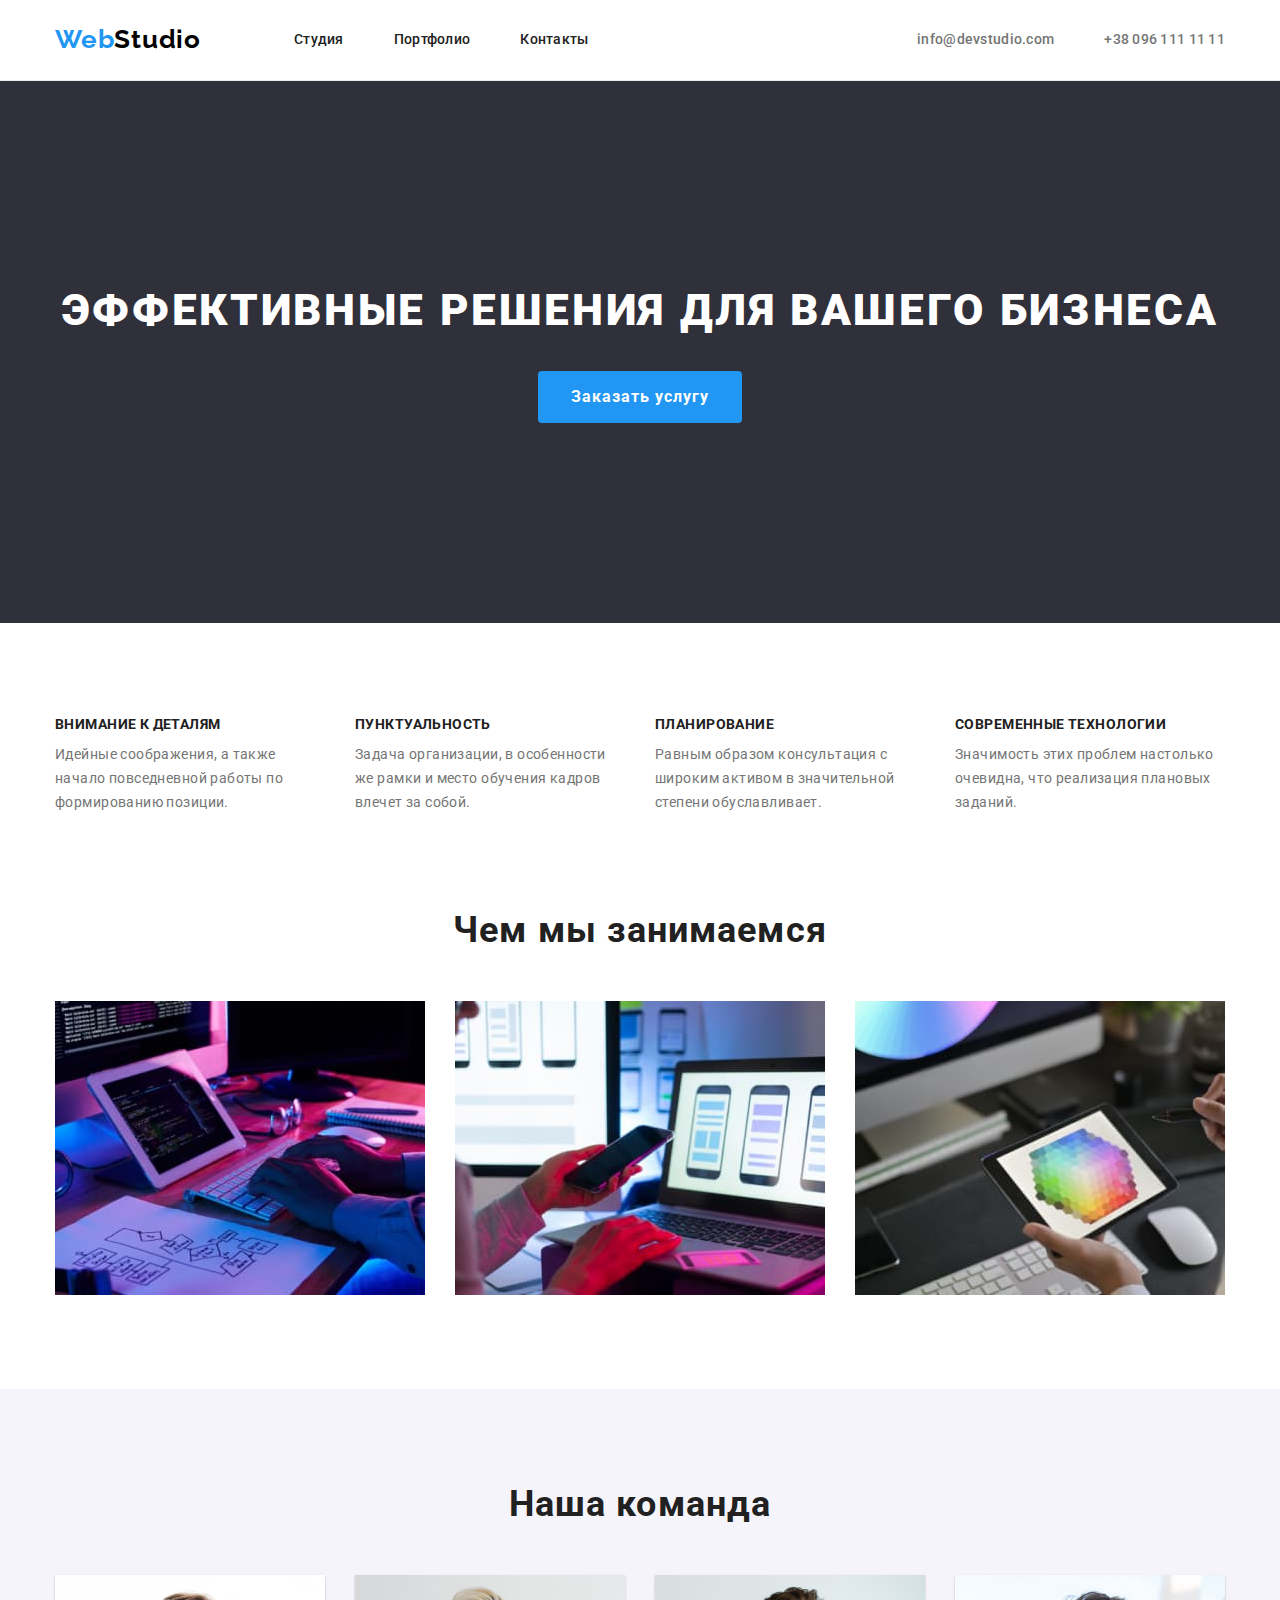
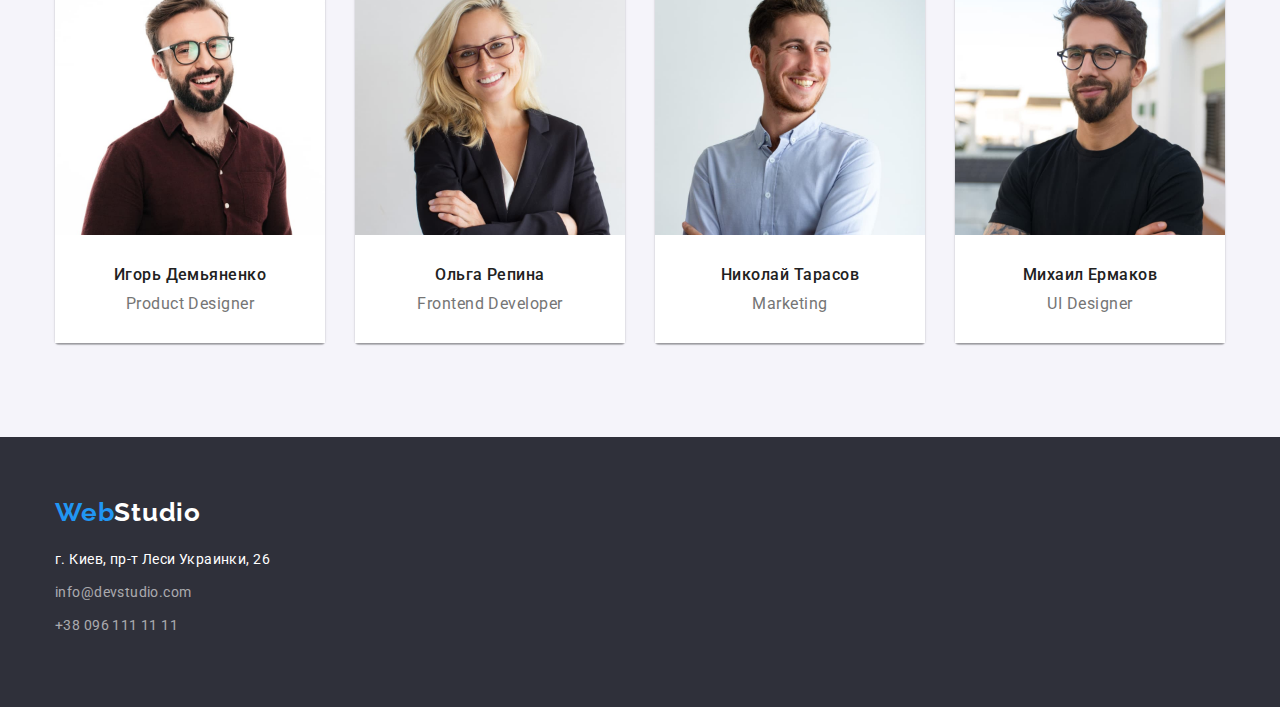
<file: index.html>
<!DOCTYPE html>
<html lang="ru">
<head>
    <meta charset="UTF-8">
    <meta http-equiv="X-UA-Compatible" content="IE=edge">
    <meta name="viewport" content="width=device-width, initial-scale=1.0">
    <title>Web studio</title>
    <link rel="preconnect" href="https://fonts.googleapis.com">
    <link rel="preconnect" href="https://fonts.gstatic.com" crossorigin>
    <link href="https://fonts.googleapis.com/css2?family=Raleway:wght@700&family=Roboto:wght@400;500;700;900&display=swap"
        rel="stylesheet">
        <link rel="stylesheet" href="https://cdnjs.cloudflare.com/ajax/libs/modern-normalize/1.1.0/modern-normalize.min.css">
        <link rel="stylesheet" href="./css/styles.css">    
</head>
<body>
    <header class="header">
            <div class="container main-nav">
            <a class="link header-logo" href="./index.html"> <span class="logo-secondary">Web</span>Studio</a>
        <nav class="header-nav">
            <ul class="list header-list">
                <li class="header-item">
                    <a class="link header-link" href="./index.html">Студия</a>
                </li >
                <li class="header-item">
                    <a class="link header-link" href="./portfolio.html">Портфолио</a>
                </li >
                <li class="header-item">
                    <a class="link header-link" href="">Контакты</a>
                </li >
            </ul>
        </nav >
            <ul class="list header-contacts">
                <li class="header-contacts-item">
                    <a class="link header-mail" href="mailto:info@devstudio.com">info@devstudio.com</a>
                </li> 
                <li  class="header-contacts-item" >
                    <a class="link header-phone" href="tel:+380961111111">+38 096 111 11 11</a>
                </li>
            </ul>
        </div>
    </header>
    <main>
        <!-- Герой -->
        <section class="hero">
            <div class="container">
            <h1 class="hero-title">Эффективные решения для вашего бизнеса</h1>
            <button class=" btn hero-btn" type="button">Заказать услугу</button>
            </div>
        </section>
        <section class="features">
           <div class="container">
                <!-- потом будет скрыто -->
            <h2 class="features-title">Наши отличия</h2>
            <ul class="list features-list">
                <li class="features-item">
                    <h3 class="features-after-title">Внимание к деталям</h3>
                    <p class="features-text">Идейные соображения, а также начало повседневной работы по формированию позиции.</p>
                </li>
                <li class="features-item">
                    <h3 class="features-after-title">Пунктуальность</h3>
                    <p class="features-text">Задача организации, в особенности же рамки и место обучения кадров влечет за собой.</p>
                </li>
                <li class="features-item">
                    <h3 class="features-after-title">Планирование</h3>
                    <p class="features-text">Равным образом консультация с широким активом в значительной степени обуславливает.</p>
                </li>
                <li class="features-item">
                    <h3 class="features-after-title">Современные технологии</h3>
                    <p class="features-text">Значимость этих проблем настолько очевидна, что реализация плановых заданий.</p>
                </li>
            </ul>
           </div>
        </section>
        <section class="work">
         <div class="container">
            <h2 class="work-title">Чем мы занимаемся</h2>
            <ul class="list work-list">
                <li class="work-item">
                    <img class="img work-picture" src="./images/what-we-do1.jpg" 
                    alt="программист пишет код"
                    width="370">   
                </li>
                <li class="work-item">
                    <img class="img work-picture" src="./images/what-we-do2.jpg"
                    alt="тестирование продукта"
                    width="370">
                </li>
                <li class="work-item">
                    <img class="img work-picture" src="./images/what-we-do3.jpg" 
                    alt="дизайн"
                    width="370">
                </li>
            </ul>
         </div>
        </section>
        <!-- Наша команда -->
        <section class="team">
           <div class="container">
            <h2 class="team-title">Наша команда</h2>
            <ul class="list team-list">
                <li class="team-item">
                    <img class="img team-picture" src="./images/our-team1.jpg" 
                    alt="Фото работника - 1"
                    width="270">
                    <div class="team-members">
                        <h3 class="team-after-title">Игорь Демьяненко</h3>
                        <p class="team-text">Product Designer</p>
                    </div>
                </li>
                <li class="team-item">
                    <img class="img team-picture" src="./images/our-team2.jpg" 
                    alt="Фото работника - 2"
                    width="270">
                    <div class="team-members">
                        <h3 class="team-after-title">Ольга Репина</h3>
                        <p class="team-text">Frontend Developer</p>
                    </div>
                </li>
                <li class="team-item">
                   <img class="img team-picture" src="./images/our-team3.jpg" 
                   alt="Фото работника - 3"
                   width="270">
                    <div class="team-members">
                        <h3 class="team-after-title">Николай Тарасов</h3>
                        <p class="team-text">Marketing</p>
                    </div>
                </li>
                <li class="team-item">
                    <img class="img team-picture" src="./images/our-team4.jpg" 
                    alt="Фото работника - 4"
                    width="270">
                    <div class="team-members">
                        <h3 class="team-after-title">Михаил Ермаков</h3>
                        <p class="team-text">UI Designer</p>
                    </div>
                </li>
            </ul>
           </div>
        </section>
    </main>
    <footer class="footer">
    <div class="container">
    <a class="link footer-logo" href="./index.html"> <span class="footer-secondary">Web</span>Studio</a>
    <address>
        <ul class="list footer-list">
            <li class="footer-item">
                <a class="link footer-link" href="https://goo.gl/maps/KCNXTtwUkDuFQo187">г. Киев, пр-т Леси Украинки, 26</a>
            </li>
            <li class="footer-item">
                <a class="link footer-mail" href="mailto:info@devstudio.com">info@devstudio.com</a>
            </li>
            <li class="footer-item">
                <a class="link footer-phone" href="tel:+380961111111">+38 096 111 11 11</a>
            </li>
        </ul>            
    </address>
    </div>
    </footer>
</body>
</html>
</file>
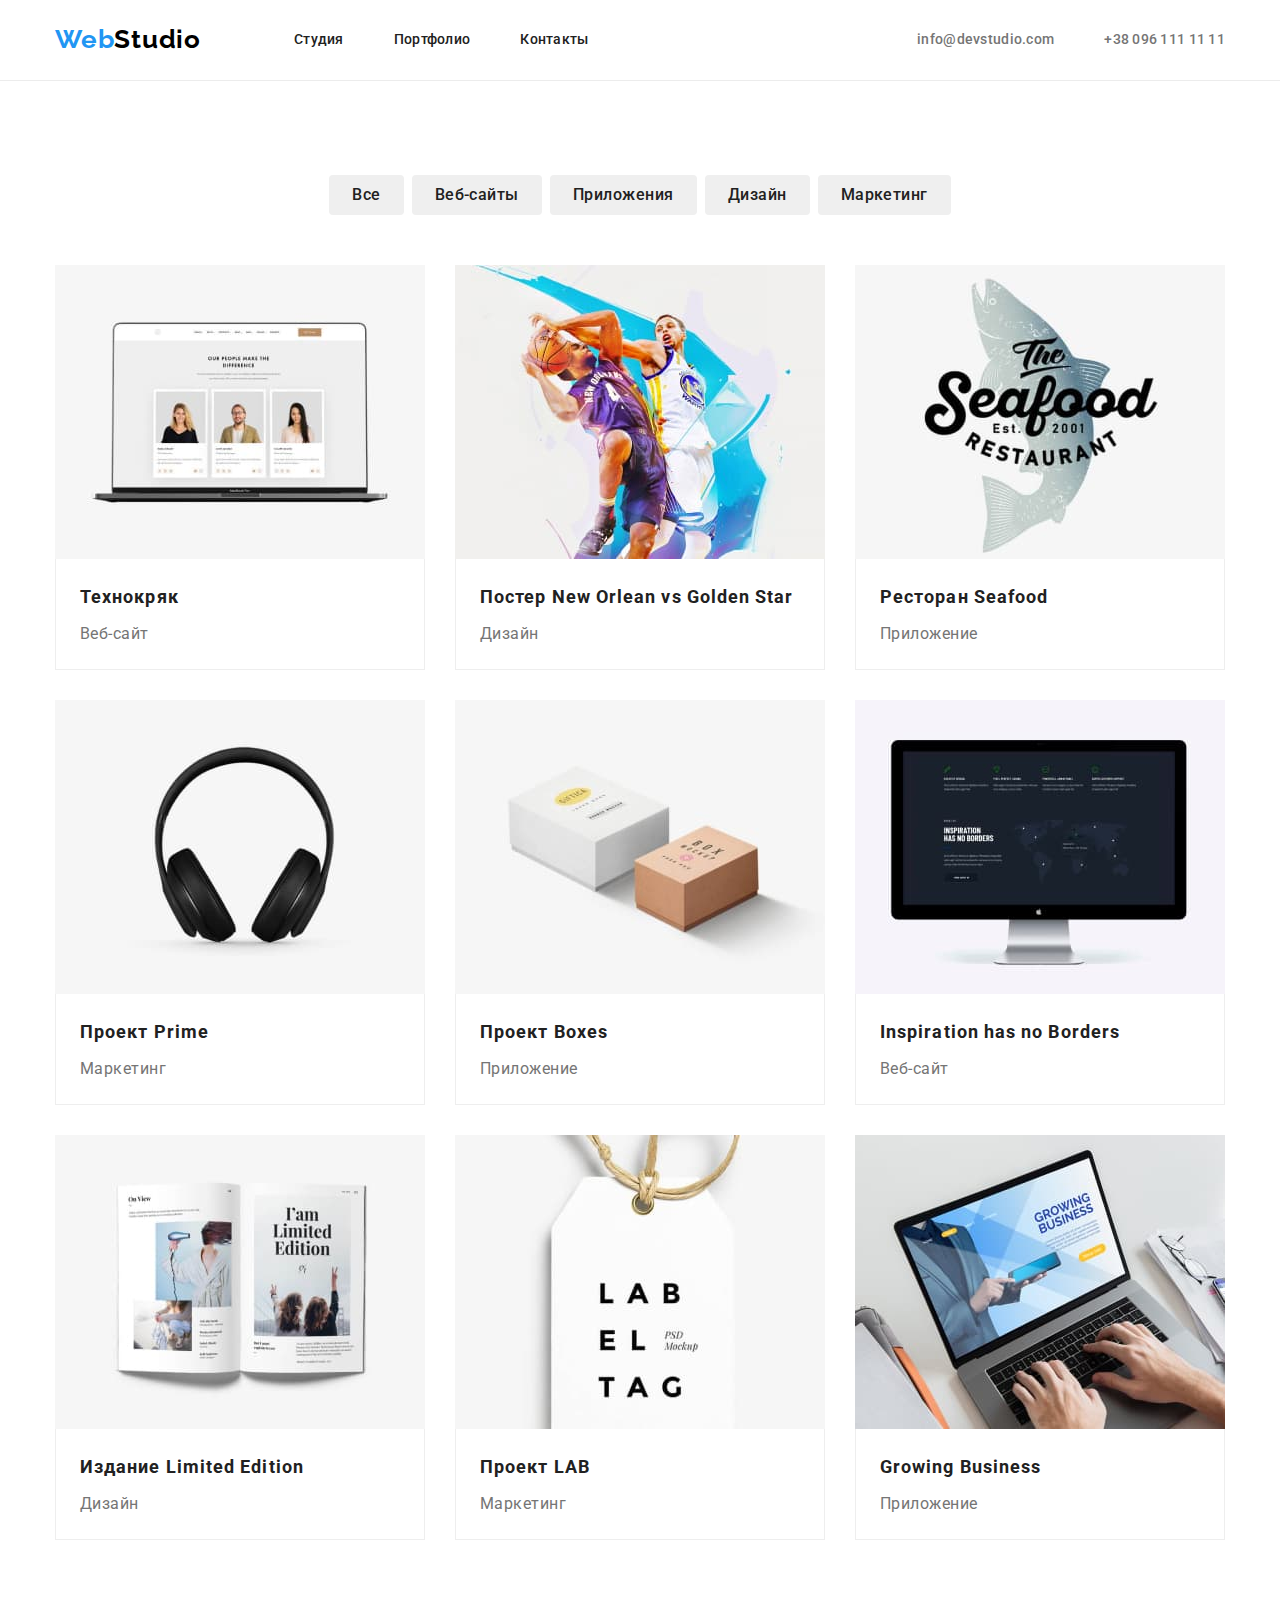
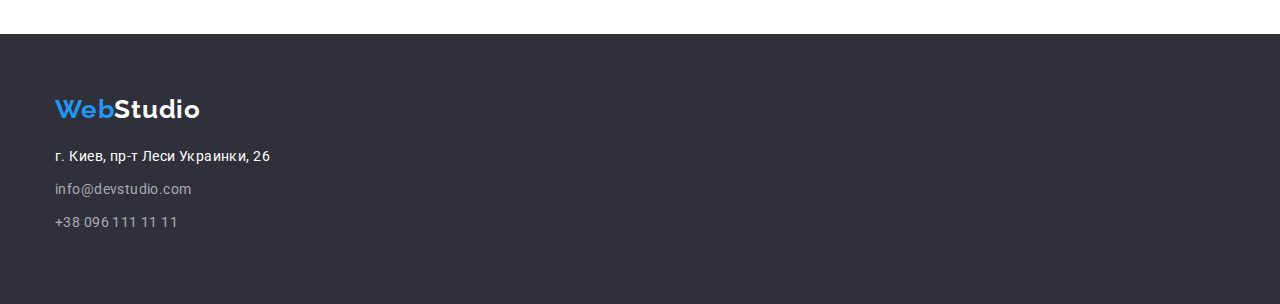
<file: portfolio.html>
<!DOCTYPE html>
<html lang="ru">
<head>
    <meta charset="UTF-8">
    <meta http-equiv="X-UA-Compatible" content="IE=edge">
    <meta name="viewport" content="width=device-width, initial-scale=1.0">
    <title>Web studio</title>
    <link rel="preconnect" href="https://fonts.googleapis.com">
    <link rel="preconnect" href="https://fonts.gstatic.com" crossorigin>
    <link href="https://fonts.googleapis.com/css2?family=Raleway:wght@700&family=Roboto:wght@400;500;700;900&display=swap"
        rel="stylesheet">
    <link rel="stylesheet" href="https://cdnjs.cloudflare.com/ajax/libs/modern-normalize/1.1.0/modern-normalize.min.css">
    <link rel="stylesheet" href="./css/styles.css">    
</head>
<body>
    <header class="header">
        <div class="container main-nav">
        <a class="link header-logo" href="./index.html"> <span class="logo-secondary">Web</span>Studio</a>
    <nav class="header-nav">
        <ul class="list header-list">
            <li class="header-item">
                <a class="link header-link" href="./index.html">Студия</a>
            </li >
            <li class="header-item">
                <a class="link header-link" href="./portfolio.html">Портфолио</a>
            </li >
            <li class="header-item">
                <a class="link header-link" href="">Контакты</a>
            </li >
        </ul>
    </nav >
        <ul class="list header-contacts">
            <li class="header-contacts-item">
                <a class="link header-mail" href="mailto:info@devstudio.com">info@devstudio.com</a>
            </li> 
            <li  class="header-contacts-item" >
                <a class="link header-phone" href="tel:+380961111111">+38 096 111 11 11</a>
            </li>
        </ul>
    </div>
</header>
    <main>
        <!-- Наши работы -->
        <section class="works" >
            <div class="container">
                <!-- потом будет скрыто -->
            <h2 class="works-nav-title">Наши работы</h2>
            <ul class="list works-nav-list">
                <li class="works-nav-item">
                    <button class="btn works-nav-btn" type="button">Все</button>
                </li>
                <li class="works-nav-item">
                    <button class="btn works-nav-btn" type="button">Веб-сайты</button>
                </li>
                <li class="works-nav-item">
                    <button class="btn works-nav-btn" type="button">Приложения</button>
                </li>
                <li class="works-nav-item">
                    <button class="btn works-nav-btn" type="button">Дизайн</button>
                </li>
                <li class="works-nav-item">
                    <button class="btn works-nav-btn" type="button">Маркетинг</button>
                </li>
            </ul>
            <ul class="list works-examples-list">
                <li class="works-examples-item">
                    <img class="img works-examples-picture" src="./images/our-works1.jpg" 
                    alt="страница сайта"
                    width="370">
                    <div class="works-block">
                        <h3 class="works-examples-after-title">Технокряк</h3>
                        <p class="works-examples-item-text">Веб-сайт</p>
                    </div>
                </li>
                <li class="works-examples-item">
                    <img class="img works-examples-picture" src="./images/our-works2.jpg" 
                    alt="дизайн постера"
                    width="370">
                    <div class="works-block">
                        <h3 class="works-examples-after-title">Постер New Orlean vs Golden Star</h3>
                    <p class="works-examples-item-text">Дизайн</p>
                    </div>
                </li>
                <li class="works-examples-item">
                    <img class="img works-examples-picture" src="./images/our-works3.jpg" 
                    alt="иконка приложения"
                    width="370">
                    <div class="works-block">
                        <h3 class="works-examples-after-title">Ресторан Seafood</h3>
                        <p class="works-examples-item-text">Приложение</p>
                    </div>
                </li>
                <li class="works-examples-item">
                    <img class="img works-examples-picture" src="./images/our-works4.jpg" 
                    alt="наушники"
                    width="370">
                    <div class="works-block">
                        <h3 class="works-examples-after-title">Проект Prime</h3>
                        <p class="works-examples-item-text">Маркетинг</p>
                    </div>               
                </li>
                <li class="works-examples-item">
                    <img class="img works-examples-picture" src="./images/our-works5.jpg" 
                    alt="коробки с брендингом"
                    width="370">
                    <div class="works-block">
                        <h3 class="works-examples-after-title">Проект Boxes</h3>
                        <p class="works-examples-item-text">Приложение</p>
                    </div>               
                </li>
                <li class="works-examples-item">
                    <img class="img works-examples-picture" src="./images/our-works6.jpg" 
                    alt="страница сайта"
                    width="370">
                    <div class="works-block">
                        <h3 class="works-examples-after-title">Inspiration has no Borders</h3>
                        <p class="works-examples-item-text">Веб-сайт</p>
                    </div>               
                </li>
                <li class="works-examples-item">
                    <img class="img works-examples-picture" src="./images/our-works7.jpg" 
                    alt="журнал"
                    width="370">
                    <div class="works-block">
                        <h3 class="works-examples-after-title">Издание Limited Edition</h3>
                        <p class="works-examples-item-text">Дизайн</p>
                    </div>
                </li>
                <li class="works-examples-item">
                    <img class="img works-examples-picture" src="./images/our-works8.jpg"
                    alt="бирка"
                    width="370">
                    <div class="works-block">
                        <h3 class="works-examples-after-title">Проект LAB</h3>
                        <p class="works-examples-item-text">Маркетинг</p>
                    </div>            
                </li>
                <li class="works-examples-item">
                    <img class="img works-examples-picture" src="./images/our-works9.jpg" 
                    alt="страница сайта"
                    width="370">
                    <div class="works-block">
                        <h3 class="works-examples-after-title">Growing Business</h3>
                        <p class="works-examples-item-text">Приложение</p>
                    </div>
                </li>
            </ul>
            </div>
        </section>
    </main>
    <footer class="footer">
    <div class="container">
    <a class="link footer-logo" href="./index.html"> <span class="footer-secondary">Web</span>Studio</a>
    <address>
        <ul class="list footer-list">
            <li class="footer-item">
                <a class="link footer-link" href="https://goo.gl/maps/KCNXTtwUkDuFQo187">г. Киев, пр-т Леси Украинки,
                    26</a>
            </li>
            <li class="footer-item">
                <a class="link footer-mail" href="mailto:info@devstudio.com">info@devstudio.com</a>
            </li>
            <li class="footer-item">
                <a class="link footer-phone" href="tel:+380961111111">+38 096 111 11 11</a>
            </li>
        </ul>
    </address>
    </div>
    </footer>
</body>
</html>
</file>
<file: css/styles.css>
:root {
  --first-header-color: #2196f3;
  --second-header-color: #000000;
  --third-header-color: #757575;
  --accent-color: #2196f3;
  --second-accent-color: #ffffff;
  --first-page-color: #212121;
  --second-page-color: #ffffff;
  --third-page-color: #757575;
  --fourth-page-color: #2196f3;
  --first-background-color: #ffffff;
  --second-background-color: #2f303a;
  --third-background-color: #e5e5e5;
  --fourth-background-color: #f5f4fa;
  --first-footer-color: #ffffff;
  --second-footer-color: #2196f3;
  --third-footer-color: rgba(255, 255, 255, 0.6);
  --first-shadow-color: rgba(0, 0, 0, 0.15);
  --first-line-color: #ECECEC;
  --second-line-color: #EEEEEE;
  --first-shadow-color: rgba(0, 0, 0, 0.12);
  --second-shadow-color: rgba(0, 0, 0, 0.14);
  --third-shadow-color: rgba(0, 0, 0, 0.2);
}

html {
  box-sizing: border-box;
}

*,
*::before,
*::after {
  box-sizing: border-box;
}

body {
  font-family: 'Roboto', sans-serif;
  color: #212121;
}
.btn {
  cursor: pointer;
}
.list {
  list-style: none;
  padding: 0;
  margin: 0;
}

h1, h2, h3, h4, h5, h6, p {
  padding: 0;
  margin: 0;
}

.link {
  text-decoration: none;
}

.btn {
  border: 1px solid transparent;
}
.img {
  display: block;
  max-width: 100%;
  height: auto;
}
/*-------------------- header -------------------------- */
.container {
  width: 1200px;
  padding-left: 15px;
  padding-right: 15px;
  margin-left: auto;
  margin-right: auto;
}

.main-nav {
  display: flex;
  align-items: center;
}

.header {
  padding-top: 0px;
  padding-bottom: 0px;
  background-color: var(--first-background-color);
  border-bottom: 1px solid var(--first-line-color);
}
.header-logo {
  display: block;
  padding-top: 24px;
  padding-bottom: 25px;

  font-family: 'Raleway', sans-serif;
  font-weight: 700;
  font-size: 26px;
  line-height: 1.19;
  letter-spacing: 0.03em;
  color: var(--second-header-color);
}
.logo-secondary {
  color: var(--first-header-color);
}
.header-nav {
  margin-left: 93px;
}
.header-list {
  display: flex;
}
 .header-list .header-item:not(:last-child){
  margin-right: 50px;
}
.header-link {
  display: block;
  padding-top: 32px;
  padding-bottom: 32px;
  
  font-weight: 500;
  font-size: 14px;
  line-height: 1.14;
  letter-spacing: 0.02em;
  color: inherit;
}
.header-link:hover,
.header-link:focus {
  color: var(--accent-color);
}
.header-contacts {
  display: flex;
  margin-left: auto;
}
.header-contacts .header-contacts-item:not(:last-child){
  margin-right: 50px;
}

.header-mail,
.header-phone {
  display: block;
  padding-top: 32px;
  padding-bottom: 32px;
  
  font-weight: 500;
  font-size: 14px;
  line-height: 1.14;
  letter-spacing: 0.02em;
  color: var(--third-header-color);
}
.header-mail:hover,
.header-mail:focus {
  color: var(--accent-color);
}
.header-phone:hover,
.header-phone:focus {
  color: var(--accent-color);
}


/*------------------ hero------------------------------ */
.hero {
  padding-top: 200px;
  padding-bottom: 200px;
  
  background-color: var(--second-background-color);
  text-align: center;
}
.hero-title {
  margin-bottom: 30px;

  font-weight: 900;
  font-size: 44px;
  line-height: 1.36;
  letter-spacing: 0.06em;
  text-transform: uppercase;
  color: var(--second-page-color);
}
.hero-btn {
  border-radius: 4px;
  padding: 10px 32px;
  min-width: 200px;

  font-family: inherit;
  font-weight: 700;
  font-size: 16px;
  line-height: 1.88;
  text-align: center;
  letter-spacing: 0.06em;
  color: var(--second-page-color);
  background-color: var(--accent-color);
}

/* --------------------features----------------------------- */
.features {
  padding-top: 94px;
  padding-bottom: 94px;
  background-color: var(--first-background-color);
}

.features-title {
  display: none;
}

.features-list {
  display: flex;
}
.features-item {
   width: 270px; 
  
}
.features-list .features-item:not(:last-child){
  margin-right: 30px;
}
.features-after-title {
  margin-bottom: 10px;

  font-weight: 700;
  font-size: 14px;
  line-height: 1.14;
  letter-spacing: 0.03em;
  text-transform: uppercase;
}
.features-text {
  font-weight: 400;
  font-size: 14px;
  line-height: 1.71;
  letter-spacing: 0.03em;
  color: var(--third-page-color);
}
/* -----------------work-------------------------------------- */
.work {
  padding-bottom: 94px;

  background-color: var(--first-background-color);
}
.work-item {
  width: 370px; 
}

.work-title {
  margin-bottom: 50px;

  font-weight: 700;
  font-size: 36px;
  line-height: 1.17;
  text-align: center;
  letter-spacing: 0.03em;
}
.work-list {
  display: flex;
}

.work-list .work-item:not(:last-child){
  margin-right: 30px;
}
/* -----------------team----------------------------------------- */
.team {
  padding-top: 94px;
  padding-bottom: 94px;
  background-color: var(--fourth-background-color);
}
.team-item {
  width: 270px; 
  box-shadow: 0px 1px 3px var(--first-shadow-color), 0px 1px 1px var(--second-shadow-color), 0px 2px 1px var(--third-shadow-color);
  border-radius: 0px 0px 4px 4px;
}

.team-list {
  display: flex;
}

.team-list .team-item:not(:last-child){
  margin-right: 30px;
}

.team-title {
  margin-bottom: 50px;

  font-weight: 700;
  font-size: 36px;
  line-height: 1.17;
  text-align: center;
  letter-spacing: 0.03em;
}
.team-after-title {
  margin-bottom: 10px;

  font-weight: 500;
  font-size: 16px;
  line-height: 1.19;
  text-align: center;
  letter-spacing: 0.03em;
}
.team-text {
  font-size: 16px;
  line-height: 1.19;
  text-align: center;
  letter-spacing: 0.03em;
  color: var(--third-page-color);
}

.team-members {
  padding-top: 30px;
  padding-bottom: 30px;
  padding-left: 15px;
  padding-right: 15px;
  background-color: var(--first-background-color);
  
}
/* --------------footer------------------------------------------- */
.footer {
  padding-top: 60px;
  padding-bottom: 60px;
  background-color: var(--second-background-color);
}
.footer-logo {
  display: inline-block;
  margin-bottom: 20px;

  font-family: 'Raleway', sans-serif;
  font-weight: 700;
  font-size: 26px;
  line-height: 1.19;
  letter-spacing: 0.03em;
  color: var(--first-footer-color);
}
.footer-secondary {
  color: var(--second-footer-color);
}
.footer-link,
.footer-mail,
.footer-phone {
  font-style: normal;
  font-weight: 400;
  font-size: 14px;
  line-height: 1.71;
  letter-spacing: 0.03em;
  color: var(--first-footer-color);
}

.footer-link,
.footer-mail {
  display: inline-block; 
}

.footer-mail,
.footer-phone {
  color: var(--third-footer-color);
}
.footer-mail:hover,
.footer-phone:hover,
.footer-mail:focus,
.footer-phone:focus {
  color: var(--accent-color);
}
.footer-item {
  margin-bottom: 9px;
}
/* ----------------portfolio our works----------------------------------- */
.works {
  padding-top: 94px;
  padding-bottom: 94px;
  background-color: var(--first-background-color);
}

.works-nav-title {
  display: none;
}

.works-nav-list {
  display: flex;
  justify-content: center;
  margin-bottom: 50px;
}

.works-nav-list .works-nav-item:not(:last-child){
  margin-right: 8px;
}

.works-nav-btn {
  border-radius: 4px;
  padding: 6px 22px;
  min-width: 73px;

  font-family: inherit;
  font-weight: 500;
  font-size: 16px;
  line-height: 1.63;
  text-align: center;
  letter-spacing: 0.03em;
  color: inherit;
}
.works-nav-btn:hover,
.works-nav-btn:focus {
  color: var(--second-accent-color);
  background-color: var(--accent-color);
}
.works-examples-list {
  display: flex;
  flex-wrap: wrap;
  margin-top: -30px;
  margin-left: -30px;
}

.works-examples-item {
  flex-basis: calc((100% - 90px) / 3);
  margin-top: 30px;
  margin-left: 30px;
  
}

.works-examples-after-title {
  margin-bottom: 4px;
  font-weight: 700;
  font-size: 18px;
  line-height: 2;
  letter-spacing: 0.06em;
}
.works-examples-item-text {
  font-size: 16px;
  line-height: 1.88;
  letter-spacing: 0.03em;
  color: var(--third-page-color);
}

.works-block {
  padding: 20px 24px;
  border: 1px solid var(--second-line-color);
  border-top: none;
}
</file>
